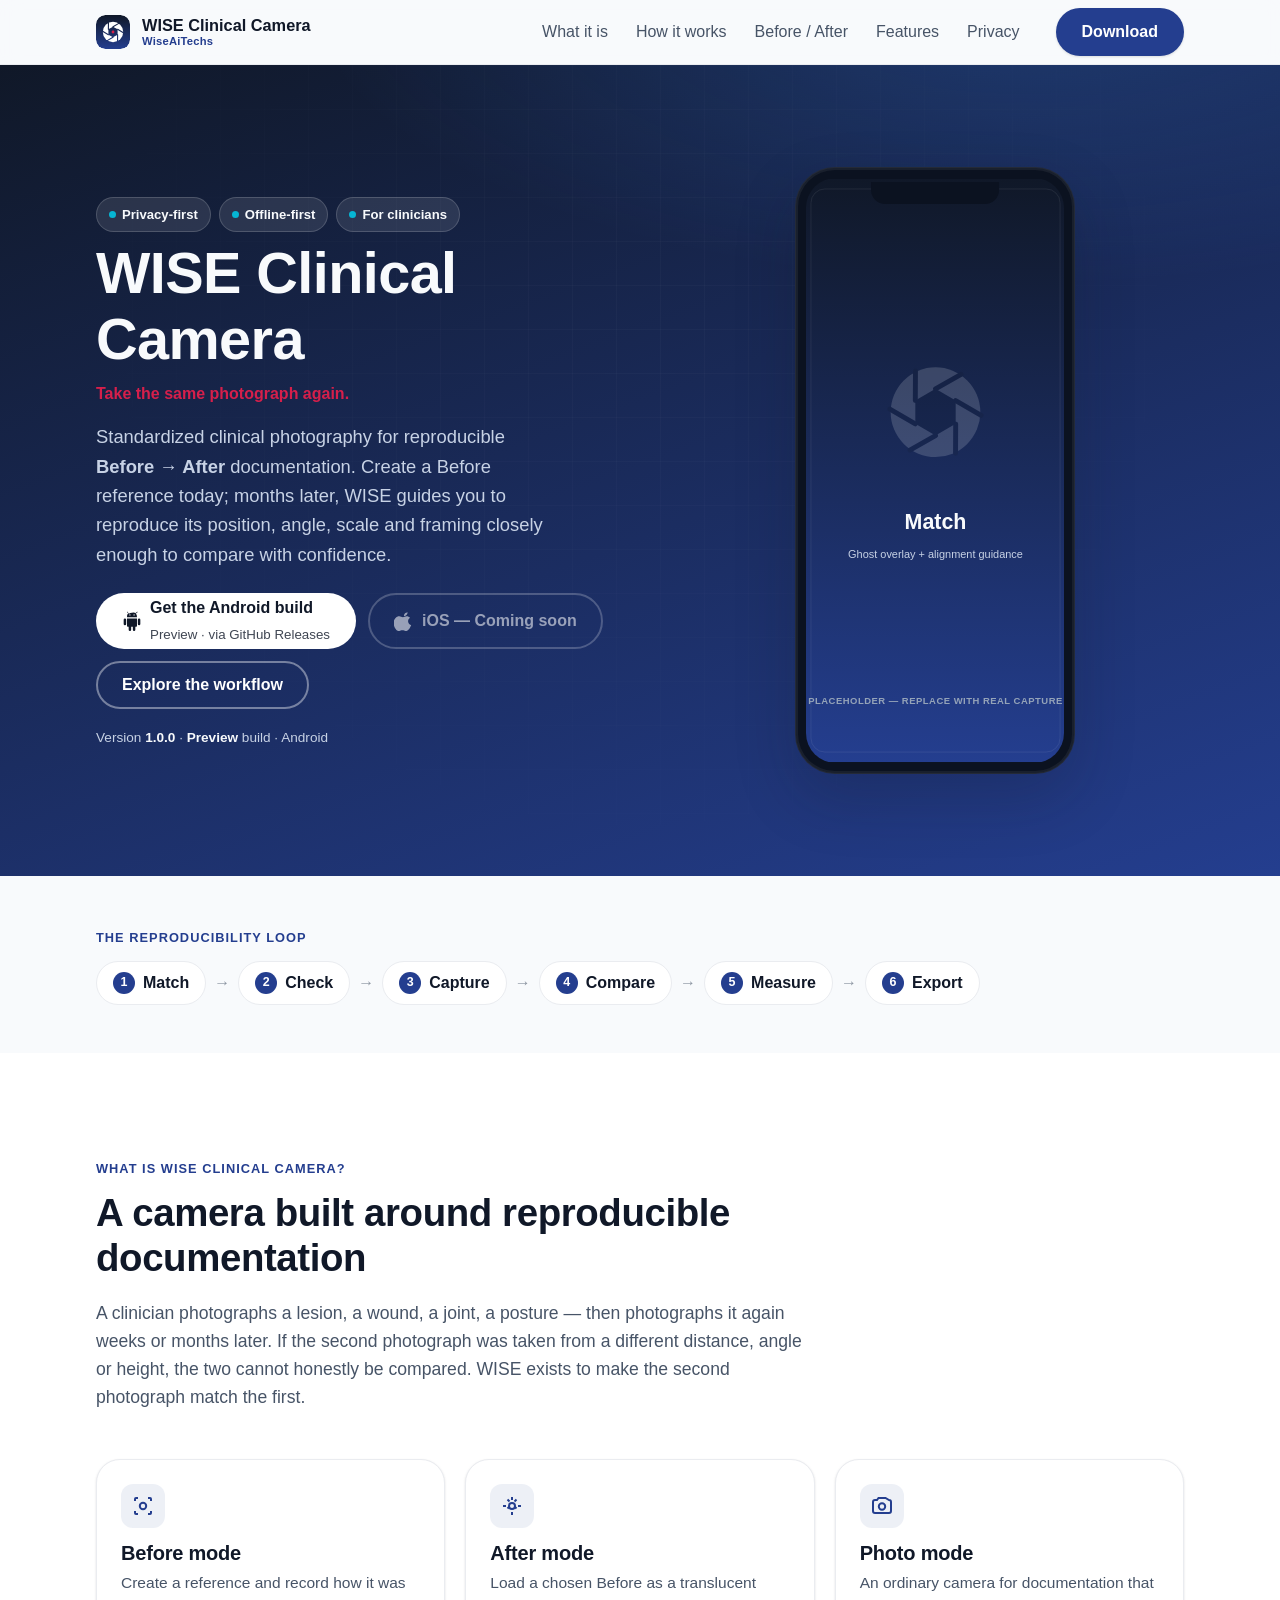
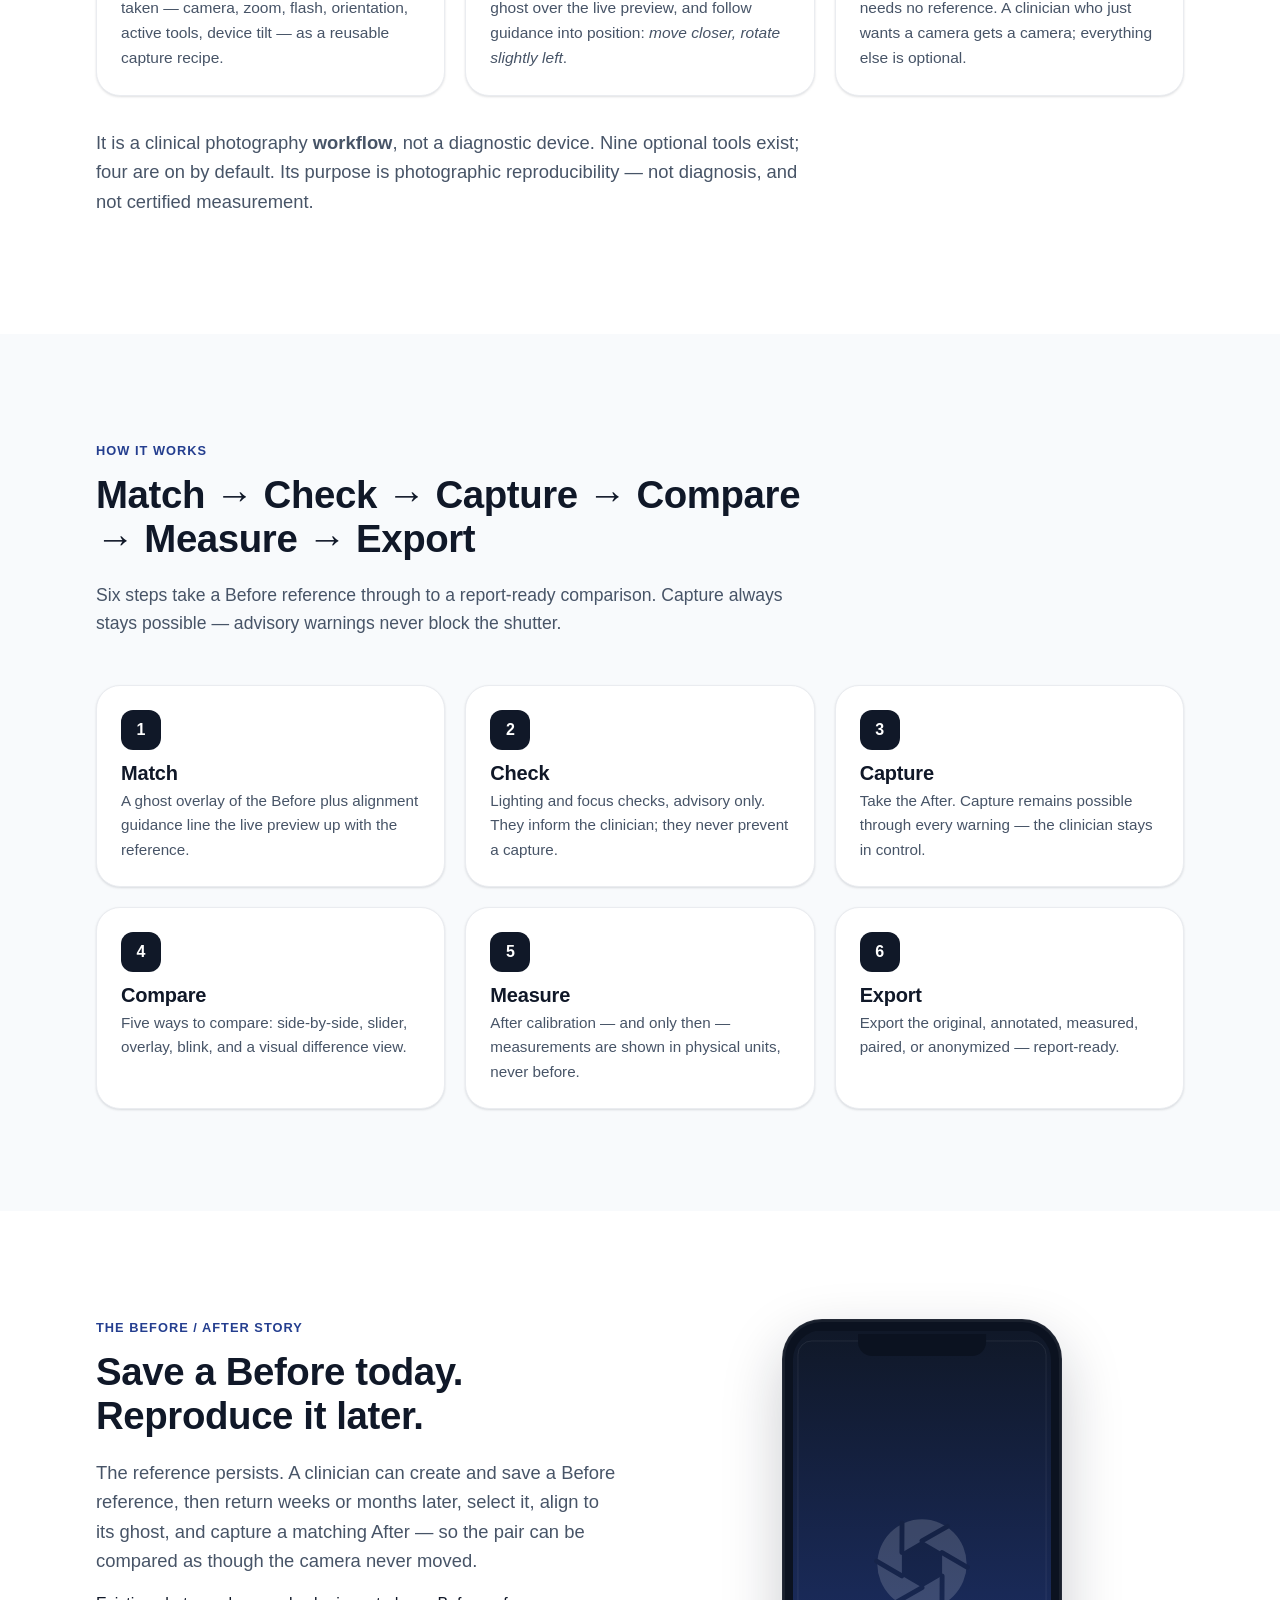
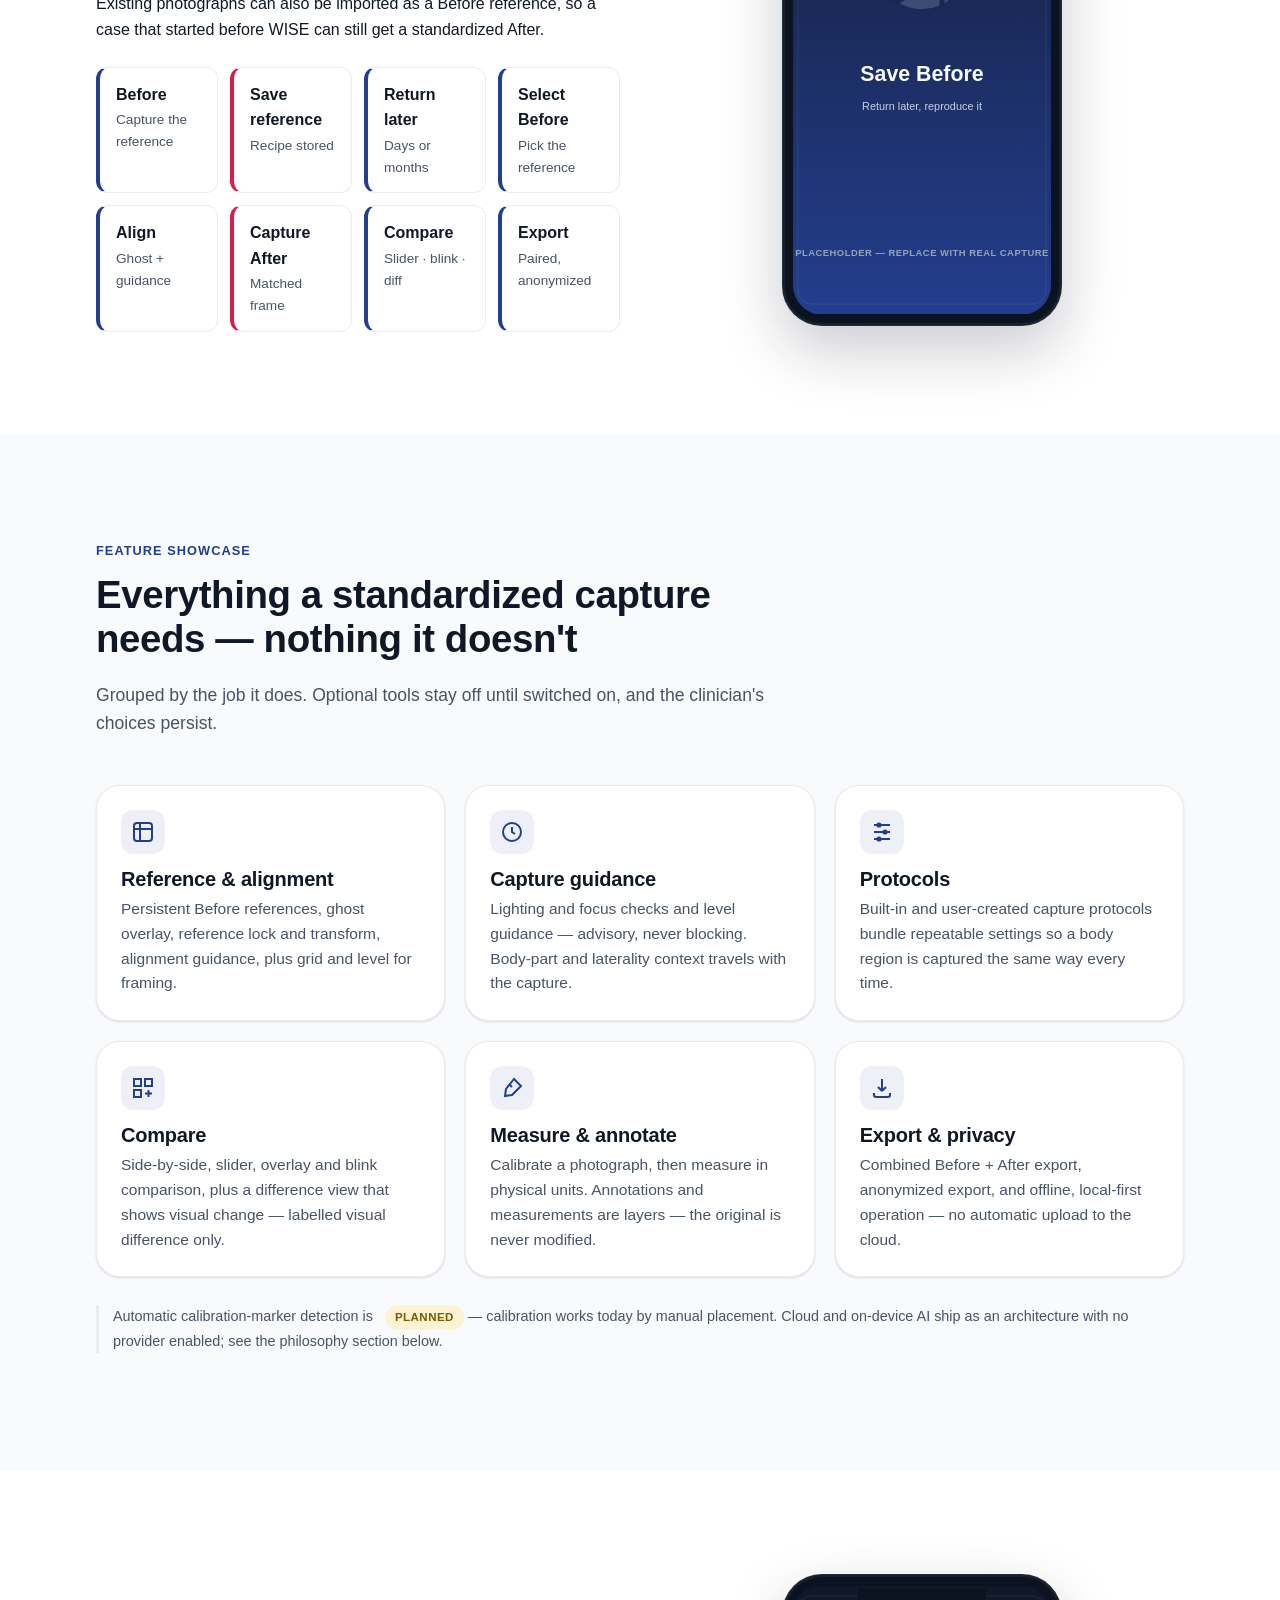
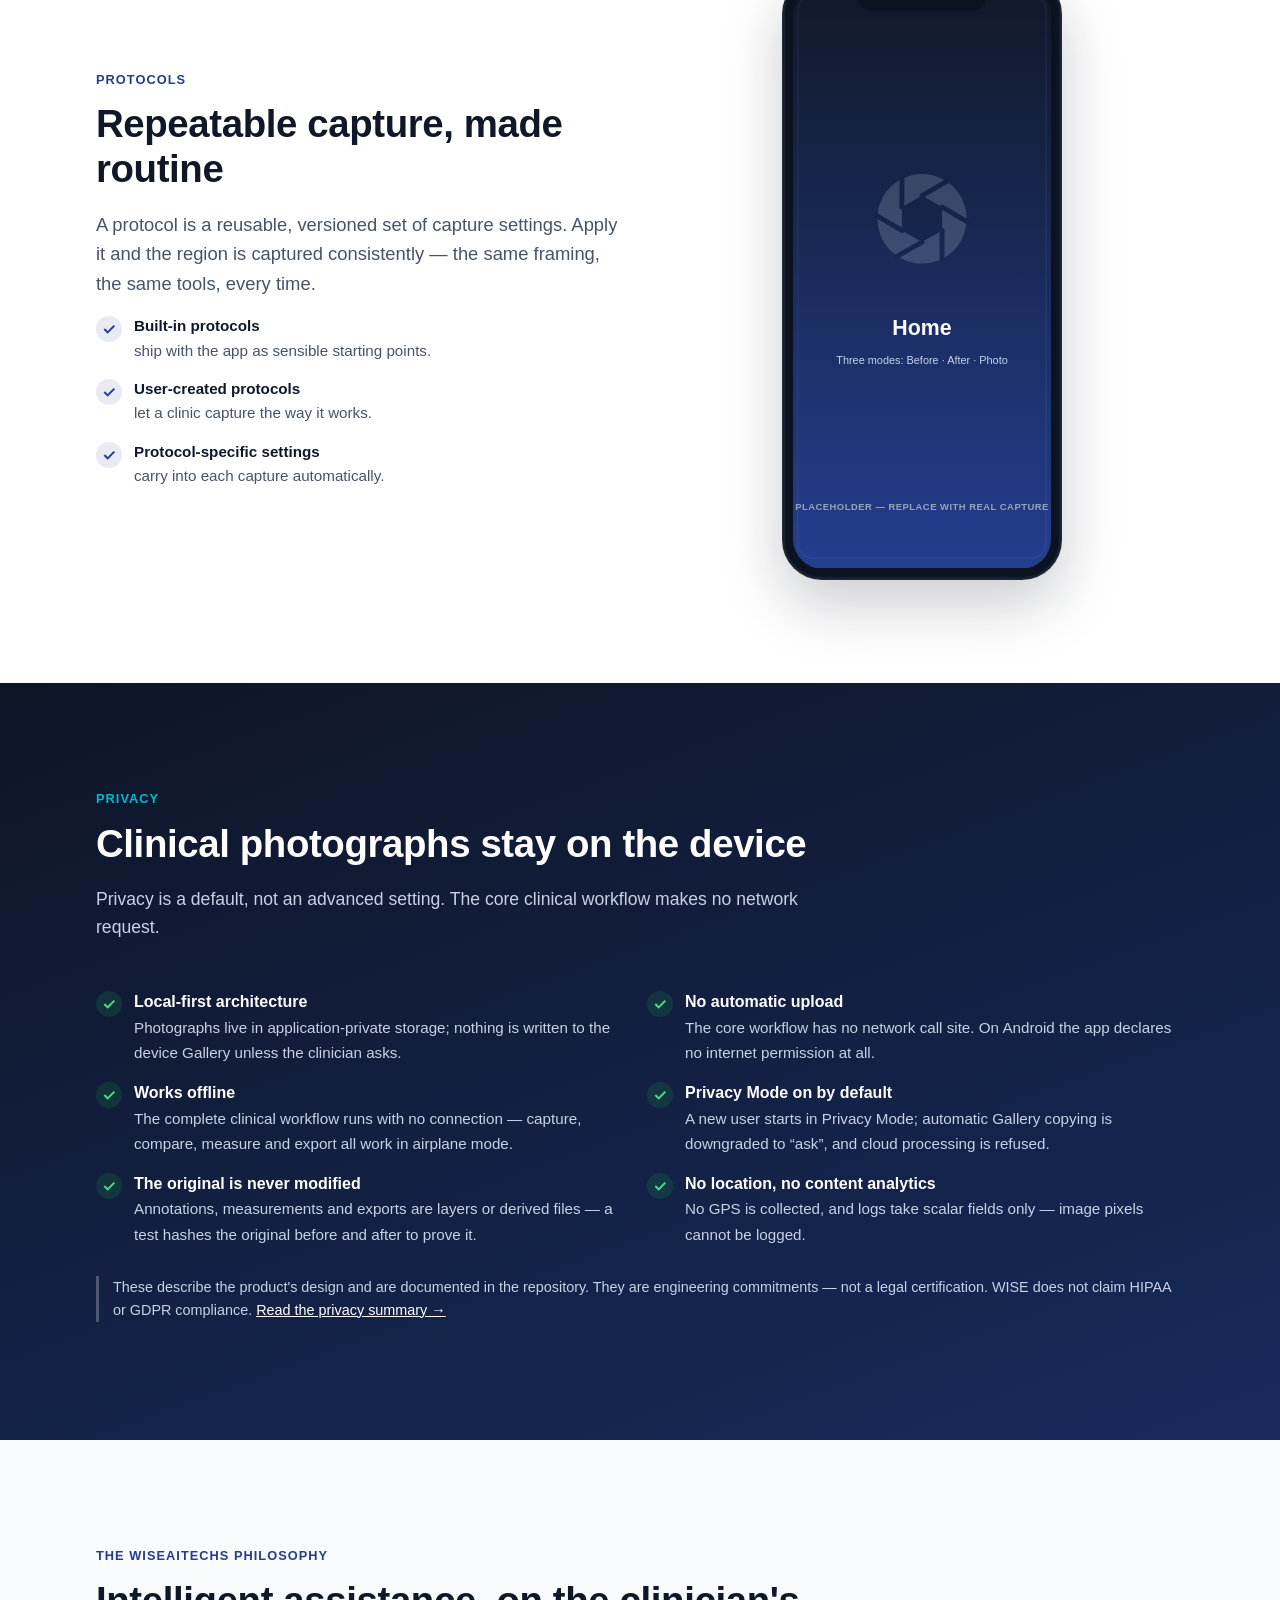
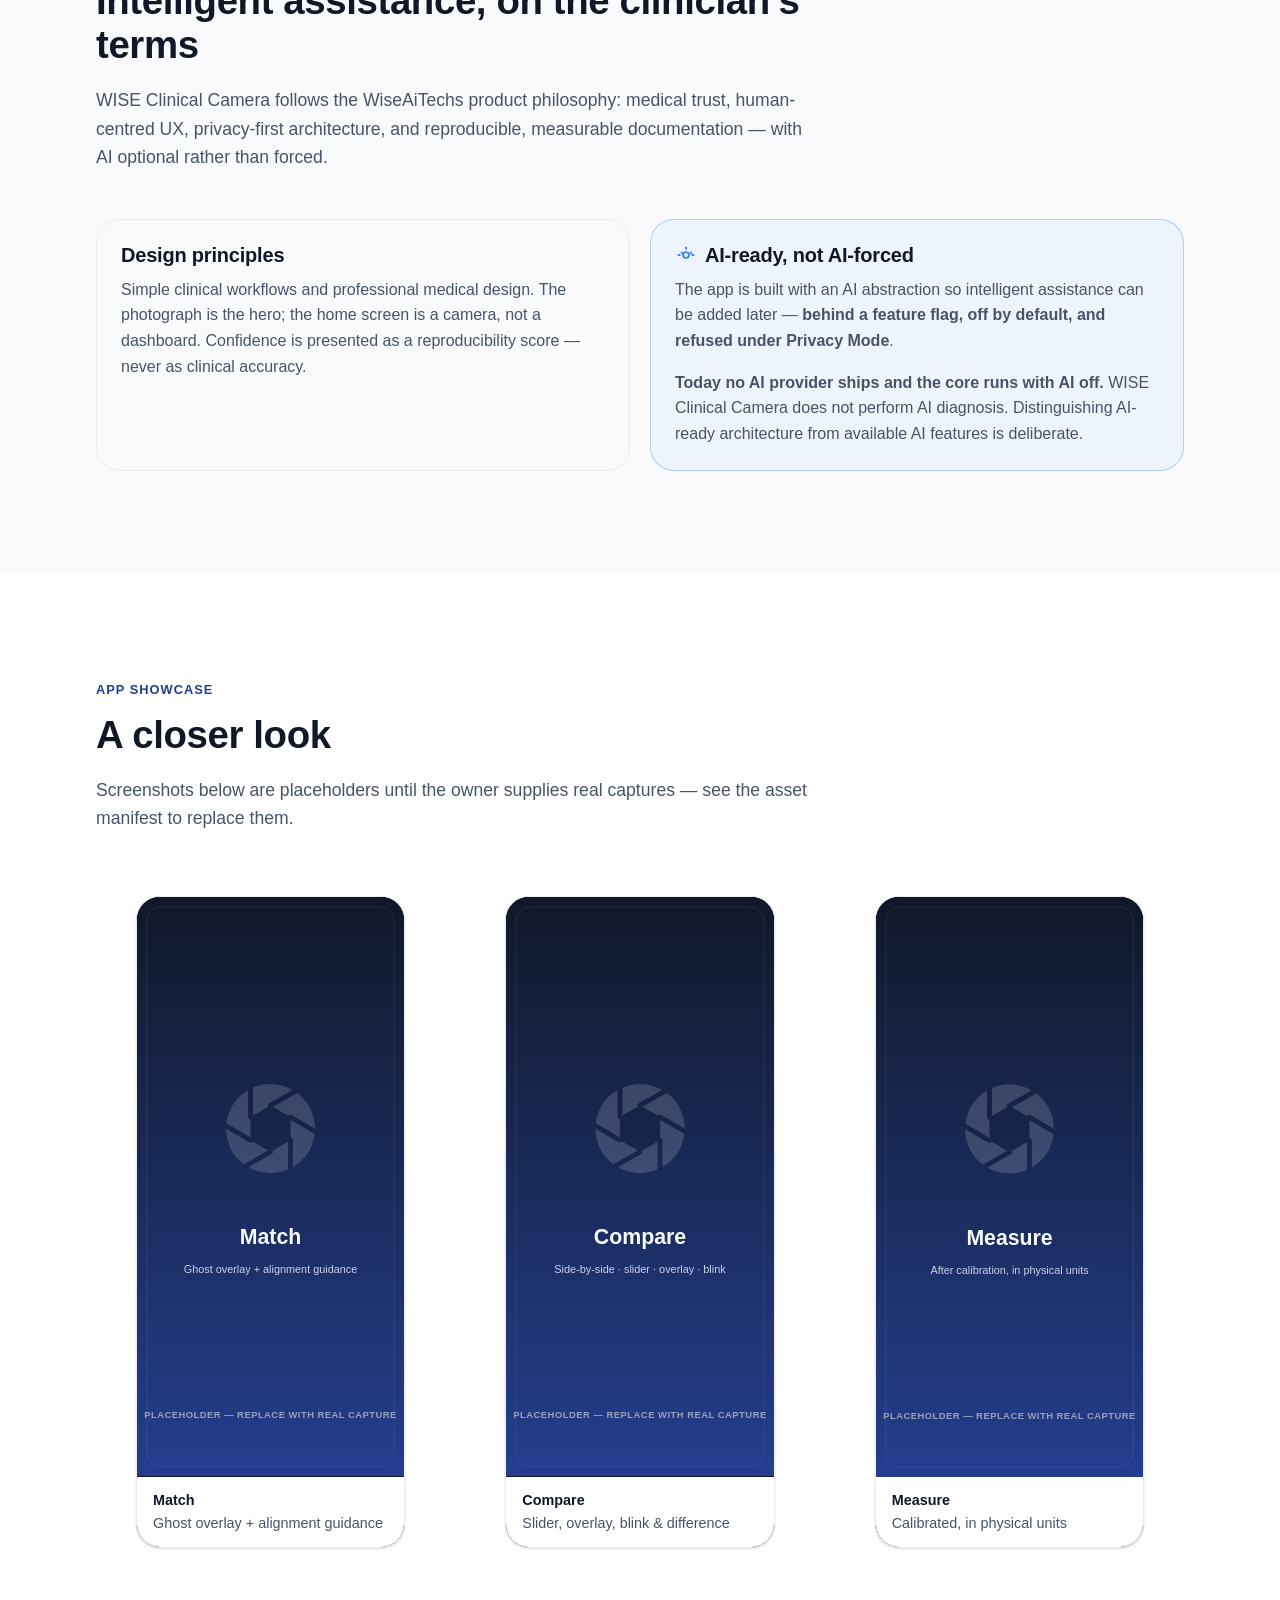
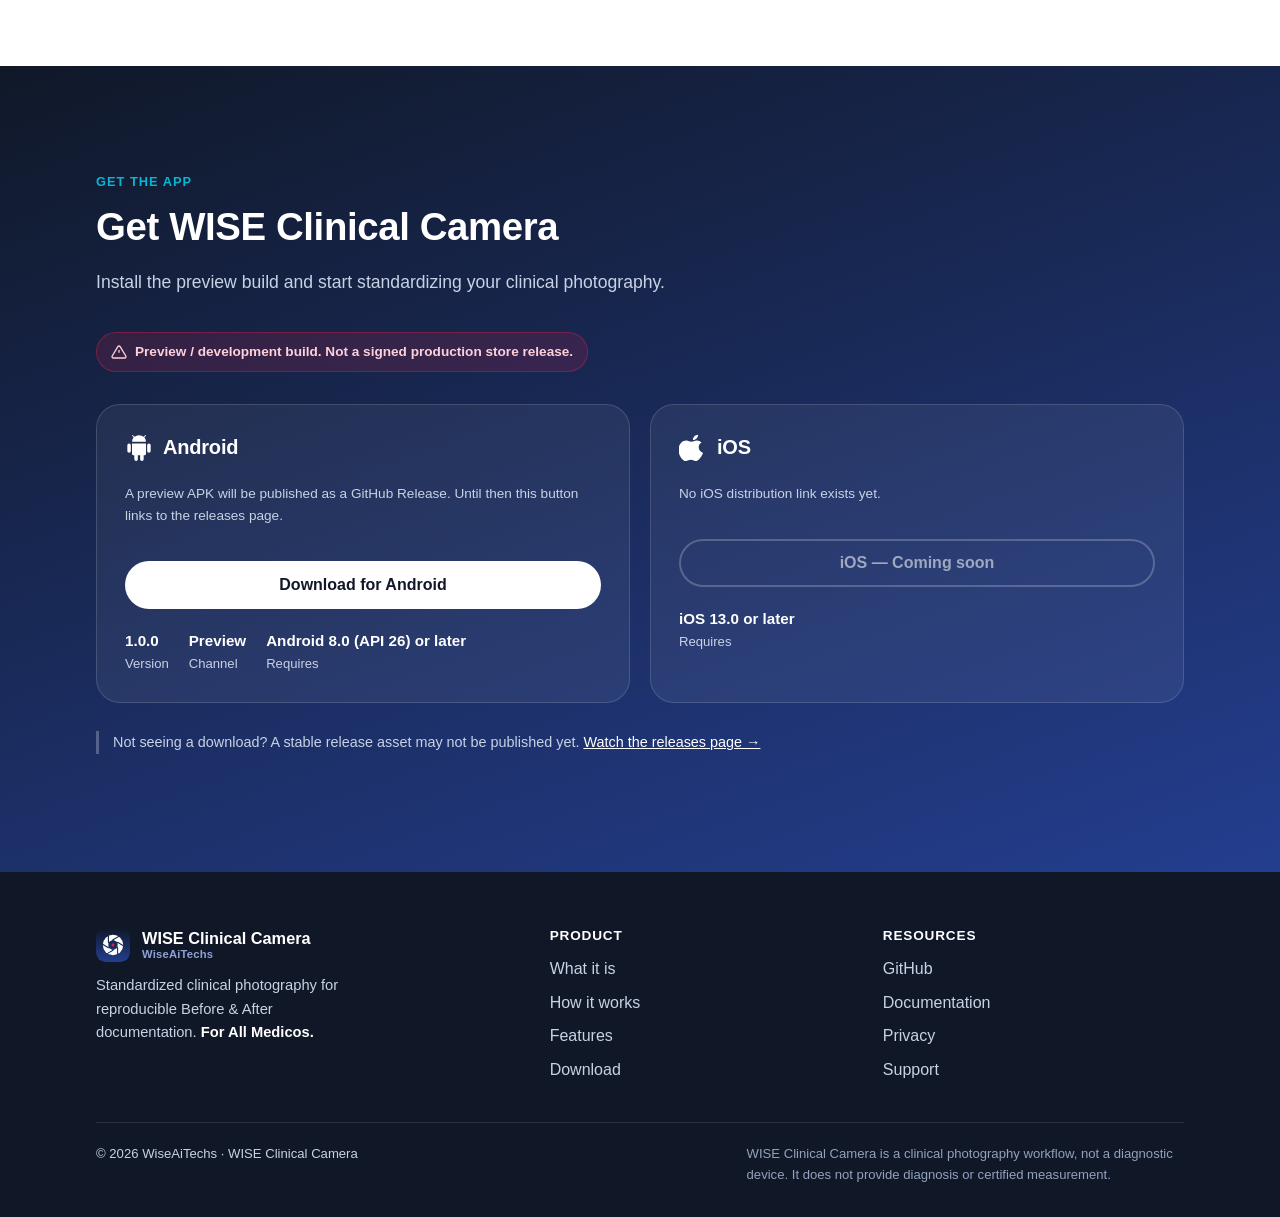
<file: website/index.html>
<!DOCTYPE html>
<html lang="en">
<head>
  <meta charset="UTF-8">
  <meta name="viewport" content="width=device-width, initial-scale=1">

  <title>WISE Clinical Camera — Standardized clinical photography</title>
  <meta name="description" content="WISE Clinical Camera helps clinicians take the same photograph again: a ghost overlay and alignment guidance reproduce a Before reference so Before and After can be compared with confidence. Privacy-first, offline-first. By WiseAiTechs.">
  <link rel="canonical" href="https://camera.wishomeopathy.com/">
  <meta name="robots" content="index, follow">
  <meta name="theme-color" content="#243E8F">
  <meta name="color-scheme" content="light">
  <meta name="author" content="WiseAiTechs">

  <!-- Icons & manifest -->
  <link rel="icon" href="assets/brand/favicon.svg" type="image/svg+xml">
  <link rel="icon" href="assets/brand/favicon-32.png" sizes="32x32" type="image/png">
  <link rel="icon" href="assets/brand/favicon-16.png" sizes="16x16" type="image/png">
  <link rel="apple-touch-icon" href="assets/brand/apple-touch-icon.png">
  <link rel="manifest" href="site.webmanifest">

  <!-- Open Graph -->
  <meta property="og:type" content="website">
  <meta property="og:site_name" content="WISE Clinical Camera">
  <meta property="og:title" content="WISE Clinical Camera — Take the same photograph again">
  <meta property="og:description" content="Standardized clinical photography for reproducible Before & After documentation. Privacy-first, offline-first. By WiseAiTechs.">
  <meta property="og:url" content="https://camera.wishomeopathy.com/">
  <meta property="og:image" content="https://camera.wishomeopathy.com/assets/social/og-image.png">
  <meta property="og:image:width" content="1200">
  <meta property="og:image:height" content="630">
  <meta property="og:image:alt" content="WISE Clinical Camera — take the same photograph again">

  <!-- Twitter / X -->
  <meta name="twitter:card" content="summary_large_image">
  <meta name="twitter:title" content="WISE Clinical Camera — Take the same photograph again">
  <meta name="twitter:description" content="Standardized clinical photography for reproducible Before & After documentation. Privacy-first, offline-first.">
  <meta name="twitter:image" content="https://camera.wishomeopathy.com/assets/social/og-image.png">

  <!-- Progressive enhancement: reveal-on-scroll only applies when JS runs, so
       content is never hidden for no-JS users or crawlers. -->
  <script>document.documentElement.classList.add('js');</script>
  <link rel="preload" href="css/styles.css" as="style">
  <link rel="stylesheet" href="css/styles.css">

  <script type="application/ld+json">
  {
    "@context": "https://schema.org",
    "@type": "SoftwareApplication",
    "name": "WISE Clinical Camera",
    "applicationCategory": "HealthApplication",
    "operatingSystem": "Android",
    "description": "A privacy-first, offline-first clinical photography application that helps clinicians reproduce standardized photographs over time for Before and After documentation. Not a diagnostic tool.",
    "url": "https://camera.wishomeopathy.com/",
    "softwareVersion": "1.0.0",
    "releaseNotes": "Preview / development build.",
    "author": { "@type": "Organization", "name": "WiseAiTechs" },
    "publisher": { "@type": "Organization", "name": "WiseAiTechs" },
    "offers": { "@type": "Offer", "price": "0", "priceCurrency": "USD" }
  }
  </script>
</head>
<body>
  <a class="skip-link" href="#main">Skip to content</a>

  <!-- ============ HEADER ============ -->
  <header class="site-header">
    <div class="container nav">
      <a class="brand-lockup" href="#top" aria-label="WISE Clinical Camera home">
        <img src="assets/brand/favicon.svg" alt="" width="34" height="34">
        <span class="name">WISE Clinical Camera<span class="sub">WiseAiTechs</span></span>
      </a>
      <nav class="nav-links" aria-label="Primary">
        <a href="#what">What it is</a>
        <a href="#how">How it works</a>
        <a href="#before-after">Before / After</a>
        <a href="#features">Features</a>
        <a href="#privacy">Privacy</a>
      </nav>
      <div class="nav-cta">
        <a class="btn btn-primary" href="#download">Download</a>
      </div>
      <button class="nav-toggle" aria-expanded="false" aria-controls="mobile-menu" aria-label="Open menu">
        <svg class="icon" viewBox="0 0 24 24" fill="none" stroke="currentColor" stroke-width="2" aria-hidden="true"><path d="M3 6h18M3 12h18M3 18h18"/></svg>
      </button>
    </div>
    <div class="mobile-menu" id="mobile-menu">
      <a href="#what">What it is</a>
      <a href="#how">How it works</a>
      <a href="#before-after">Before / After</a>
      <a href="#features">Features</a>
      <a href="#protocols">Protocols</a>
      <a href="#privacy">Privacy</a>
      <a href="#download">Download</a>
    </div>
  </header>

  <main id="main">
    <span id="top"></span>

    <!-- ============ HERO ============ -->
    <section class="hero" aria-labelledby="hero-title">
      <div class="container">
        <div class="hero-copy">
          <div class="hero-badges">
            <span class="badge"><span class="dot"></span> Privacy-first</span>
            <span class="badge"><span class="dot"></span> Offline-first</span>
            <span class="badge"><span class="dot"></span> For clinicians</span>
          </div>
          <h1 id="hero-title">WISE Clinical Camera</h1>
          <p class="hero-promise">Take the same photograph again.</p>
          <p class="hero-sub">Standardized clinical photography for reproducible
            <strong>Before&nbsp;→&nbsp;After</strong> documentation. Create a Before
            reference today; months later, WISE guides you to reproduce its position,
            angle, scale and framing closely enough to compare with confidence.</p>
          <div class="hero-actions">
            <a class="btn btn-on-dark" id="cta-android" href="https://github.com/ihkarise/WISE-CLINICAL-CAMERA/releases">
              <svg class="icon" viewBox="0 0 24 24" fill="currentColor" aria-hidden="true"><path d="M6 18a1 1 0 0 0 1 1h1v3.5a1.5 1.5 0 0 0 3 0V19h2v3.5a1.5 1.5 0 0 0 3 0V19h1a1 1 0 0 0 1-1V9H6v9ZM3.5 9A1.5 1.5 0 0 0 2 10.5v5a1.5 1.5 0 0 0 3 0v-5A1.5 1.5 0 0 0 3.5 9Zm17 0a1.5 1.5 0 0 0-1.5 1.5v5a1.5 1.5 0 0 0 3 0v-5A1.5 1.5 0 0 0 20.5 9Zm-3.2-6.2 1.3-1.3a.4.4 0 0 0-.56-.56l-1.48 1.48A6 6 0 0 0 12 2a6 6 0 0 0-3.86 1.4L6.66.94A.4.4 0 0 0 6.1 1.5l1.3 1.3A5.98 5.98 0 0 0 6 7.5h12a5.98 5.98 0 0 0-1.7-4.7ZM9.5 5.5a.75.75 0 1 1 0-1.5.75.75 0 0 1 0 1.5Zm5 0a.75.75 0 1 1 0-1.5.75.75 0 0 1 0 1.5Z"/></svg>
              <span><span id="cta-android-label">Download for Android</span><br><small id="cta-android-note">Preview build</small></span>
            </a>
            <a class="btn btn-ghost-dark" id="cta-ios" href="#download" aria-disabled="false">
              <svg class="icon" viewBox="0 0 24 24" fill="currentColor" aria-hidden="true"><path d="M16.365 1.43c0 1.14-.42 2.2-1.12 2.98-.84.94-2.2 1.66-3.32 1.57-.14-1.1.44-2.28 1.1-3 .78-.84 2.16-1.48 3.34-1.55ZM20.6 17.2c-.6 1.36-.9 1.96-1.66 3.16-1.08 1.66-2.6 3.72-4.48 3.74-1.66.02-2.1-1.08-4.36-1.08-2.26 0-2.74 1.06-4.4 1.1-1.86.04-3.28-1.8-4.36-3.46C-.9 16.9-1.2 11.2 1.86 8.28 3.02 7.16 4.62 6.45 6.3 6.42c1.7-.03 2.72 1.1 4.36 1.1 1.62 0 2.6-1.13 4.66-1.1 1.46.02 2.94.68 3.98 1.82-3.5 1.92-2.94 6.9.3 8.16Z"/></svg>
              <span><span id="cta-ios-label">iOS — Coming soon</span></span>
            </a>
            <a class="btn btn-ghost-dark" href="#how">Explore the workflow</a>
          </div>
          <p class="hero-meta">Version <strong id="meta-version">1.0.0</strong>
            · <strong id="meta-channel">Preview</strong> build
            · <span id="meta-platform">Android</span></p>
        </div>
        <div class="hero-visual">
          <div class="device">
            <img src="assets/screenshots/match.svg" width="270" height="585"
                 alt="WISE Clinical Camera in Match mode: a saved Before shown as a translucent ghost over the live preview, with alignment guidance." fetchpriority="high">
          </div>
        </div>
      </div>
    </section>

    <!-- ============ WORKFLOW STRIP ============ -->
    <section aria-labelledby="loop-title" style="padding-top:48px;padding-bottom:48px">
      <div class="container">
        <span class="section-tag">The reproducibility loop</span>
        <h2 id="loop-title" class="sr-only">Workflow</h2>
        <div class="flow-strip" role="list">
          <span class="step" role="listitem"><span class="n">1</span> Match</span>
          <span class="arrow" aria-hidden="true">→</span>
          <span class="step" role="listitem"><span class="n">2</span> Check</span>
          <span class="arrow" aria-hidden="true">→</span>
          <span class="step" role="listitem"><span class="n">3</span> Capture</span>
          <span class="arrow" aria-hidden="true">→</span>
          <span class="step" role="listitem"><span class="n">4</span> Compare</span>
          <span class="arrow" aria-hidden="true">→</span>
          <span class="step" role="listitem"><span class="n">5</span> Measure</span>
          <span class="arrow" aria-hidden="true">→</span>
          <span class="step" role="listitem"><span class="n">6</span> Export</span>
        </div>
      </div>
    </section>

    <!-- ============ WHAT IT IS ============ -->
    <section id="what" class="section-alt" aria-labelledby="what-title">
      <div class="container">
        <div class="section-head reveal">
          <span class="section-tag">What is WISE Clinical Camera?</span>
          <h2 id="what-title">A camera built around reproducible documentation</h2>
          <p>A clinician photographs a lesion, a wound, a joint, a posture — then
            photographs it again weeks or months later. If the second photograph was
            taken from a different distance, angle or height, the two cannot honestly
            be compared. WISE exists to make the second photograph match the first.</p>
        </div>
        <div class="grid grid-3">
          <div class="card reveal">
            <div class="card-icon" aria-hidden="true"><svg class="icon" viewBox="0 0 24 24" fill="none" stroke="currentColor" stroke-width="2"><path d="M4 7V5a1 1 0 0 1 1-1h2M4 17v2a1 1 0 0 0 1 1h2m10-16h2a1 1 0 0 1 1 1v2m-3 13h2a1 1 0 0 0 1-1v-2"/><circle cx="12" cy="12" r="3.2"/></svg></div>
            <h3>Before mode</h3>
            <p>Create a reference and record how it was taken — camera, zoom, flash,
              orientation, active tools, device tilt — as a reusable capture recipe.</p>
          </div>
          <div class="card reveal">
            <div class="card-icon" aria-hidden="true"><svg class="icon" viewBox="0 0 24 24" fill="none" stroke="currentColor" stroke-width="2"><path d="M12 3v3m0 12v3m9-9h-3M6 12H3m13.5-6.5-2 2m-5 5-2 2m0-9 2 2m5 5 2 2"/><circle cx="12" cy="12" r="3"/></svg></div>
            <h3>After mode</h3>
            <p>Load a chosen Before as a translucent ghost over the live preview, and
              follow guidance into position: <em>move closer, rotate slightly left</em>.</p>
          </div>
          <div class="card reveal">
            <div class="card-icon" aria-hidden="true"><svg class="icon" viewBox="0 0 24 24" fill="none" stroke="currentColor" stroke-width="2"><path d="M3 8a2 2 0 0 1 2-2h2l1.5-2h7L19 6h0a2 2 0 0 1 2 2v9a2 2 0 0 1-2 2H5a2 2 0 0 1-2-2Z"/><circle cx="12" cy="12.5" r="3.2"/></svg></div>
            <h3>Photo mode</h3>
            <p>An ordinary camera for documentation that needs no reference. A clinician
              who just wants a camera gets a camera; everything else is optional.</p>
          </div>
        </div>
        <p class="lead reveal" style="margin-top:32px;max-width:70ch">
          It is a clinical photography <strong>workflow</strong>, not a diagnostic
          device. Nine optional tools exist; four are on by default. Its purpose is
          photographic reproducibility — not diagnosis, and not certified measurement.
        </p>
      </div>
    </section>

    <!-- ============ HOW IT WORKS ============ -->
    <section id="how" aria-labelledby="how-title">
      <div class="container">
        <div class="section-head reveal">
          <span class="section-tag">How it works</span>
          <h2 id="how-title">Match → Check → Capture → Compare → Measure → Export</h2>
          <p>Six steps take a Before reference through to a report-ready comparison.
            Capture always stays possible — advisory warnings never block the shutter.</p>
        </div>
        <div class="steps">
          <article class="step-card reveal"><div class="num">1</div><h3>Match</h3><p>A ghost overlay of the Before plus alignment guidance line the live preview up with the reference.</p></article>
          <article class="step-card reveal"><div class="num">2</div><h3>Check</h3><p>Lighting and focus checks, advisory only. They inform the clinician; they never prevent a capture.</p></article>
          <article class="step-card reveal"><div class="num">3</div><h3>Capture</h3><p>Take the After. Capture remains possible through every warning — the clinician stays in control.</p></article>
          <article class="step-card reveal"><div class="num">4</div><h3>Compare</h3><p>Five ways to compare: side-by-side, slider, overlay, blink, and a visual difference view.</p></article>
          <article class="step-card reveal"><div class="num">5</div><h3>Measure</h3><p>After calibration — and only then — measurements are shown in physical units, never before.</p></article>
          <article class="step-card reveal"><div class="num">6</div><h3>Export</h3><p>Export the original, annotated, measured, paired, or anonymized — report-ready.</p></article>
        </div>
      </div>
    </section>

    <!-- ============ BEFORE / AFTER STORY ============ -->
    <section id="before-after" class="section-alt" aria-labelledby="ba-title">
      <div class="container">
        <div class="grid grid-2" style="align-items:center;gap:40px">
          <div class="reveal">
            <span class="section-tag">The Before / After story</span>
            <h2 id="ba-title">Save a Before today. Reproduce it later.</h2>
            <p class="lead">The reference persists. A clinician can create and save a
              Before reference, then return weeks or months later, select it, align to
              its ghost, and capture a matching After — so the pair can be compared as
              though the camera never moved.</p>
            <p>Existing photographs can also be imported as a Before reference, so a
              case that started before WISE can still get a standardized After.</p>
            <div class="ba-flow" style="margin-top:24px" role="list">
              <div class="ba-node" role="listitem">Before<span>Capture the reference</span></div>
              <div class="ba-node accent" role="listitem">Save reference<span>Recipe stored</span></div>
              <div class="ba-node" role="listitem">Return later<span>Days or months</span></div>
              <div class="ba-node" role="listitem">Select Before<span>Pick the reference</span></div>
              <div class="ba-node" role="listitem">Align<span>Ghost + guidance</span></div>
              <div class="ba-node accent" role="listitem">Capture After<span>Matched frame</span></div>
              <div class="ba-node" role="listitem">Compare<span>Slider · blink · diff</span></div>
              <div class="ba-node" role="listitem">Export<span>Paired, anonymized</span></div>
            </div>
          </div>
          <div class="reveal" style="display:flex;justify-content:center">
            <div class="device">
              <img src="assets/screenshots/reference.svg" width="270" height="585" loading="lazy"
                   alt="Selecting a saved Before reference to reproduce later as an After.">
            </div>
          </div>
        </div>
      </div>
    </section>

    <!-- ============ FEATURES ============ -->
    <section id="features" aria-labelledby="features-title">
      <div class="container">
        <div class="section-head reveal">
          <span class="section-tag">Feature showcase</span>
          <h2 id="features-title">Everything a standardized capture needs — nothing it doesn't</h2>
          <p>Grouped by the job it does. Optional tools stay off until switched on, and
            the clinician's choices persist.</p>
        </div>
        <div class="grid grid-3">
          <div class="card reveal">
            <div class="card-icon" aria-hidden="true"><svg class="icon" viewBox="0 0 24 24" fill="none" stroke="currentColor" stroke-width="2"><rect x="3" y="3" width="18" height="18" rx="3"/><path d="M3 9h18M9 3v18"/></svg></div>
            <h3>Reference &amp; alignment</h3>
            <p>Persistent Before references, ghost overlay, reference lock and transform,
              alignment guidance, plus grid and level for framing.</p>
          </div>
          <div class="card reveal">
            <div class="card-icon" aria-hidden="true"><svg class="icon" viewBox="0 0 24 24" fill="none" stroke="currentColor" stroke-width="2"><circle cx="12" cy="12" r="9"/><path d="M12 7v5l3 2"/></svg></div>
            <h3>Capture guidance</h3>
            <p>Lighting and focus checks and level guidance — advisory, never blocking.
              Body-part and laterality context travels with the capture.</p>
          </div>
          <div class="card reveal">
            <div class="card-icon" aria-hidden="true"><svg class="icon" viewBox="0 0 24 24" fill="none" stroke="currentColor" stroke-width="2"><path d="M4 5h16M4 12h16M4 19h16"/><circle cx="9" cy="5" r="1.6" fill="currentColor"/><circle cx="15" cy="12" r="1.6" fill="currentColor"/><circle cx="9" cy="19" r="1.6" fill="currentColor"/></svg></div>
            <h3>Protocols</h3>
            <p>Built-in and user-created capture protocols bundle repeatable settings so a
              body region is captured the same way every time.</p>
          </div>
          <div class="card reveal">
            <div class="card-icon" aria-hidden="true"><svg class="icon" viewBox="0 0 24 24" fill="none" stroke="currentColor" stroke-width="2"><path d="M3 3h7v7H3zM14 3h7v7h-7zM3 14h7v7H3z"/><path d="M17.5 14v7M14 17.5h7"/></svg></div>
            <h3>Compare</h3>
            <p>Side-by-side, slider, overlay and blink comparison, plus a difference view
              that shows visual change — labelled visual difference only.</p>
          </div>
          <div class="card reveal">
            <div class="card-icon" aria-hidden="true"><svg class="icon" viewBox="0 0 24 24" fill="none" stroke="currentColor" stroke-width="2"><path d="M14 3l7 7-9 9-7 1 1-7z"/><path d="M9 8l3 3"/></svg></div>
            <h3>Measure &amp; annotate</h3>
            <p>Calibrate a photograph, then measure in physical units. Annotations and
              measurements are layers — the original is never modified.</p>
          </div>
          <div class="card reveal">
            <div class="card-icon" aria-hidden="true"><svg class="icon" viewBox="0 0 24 24" fill="none" stroke="currentColor" stroke-width="2"><path d="M12 3v12m0 0 4-4m-4 4-4-4"/><path d="M4 17v2a2 2 0 0 0 2 2h12a2 2 0 0 0 2-2v-2"/></svg></div>
            <h3>Export &amp; privacy</h3>
            <p>Combined Before + After export, anonymized export, and offline, local-first
              operation — no automatic upload to the cloud.</p>
          </div>
        </div>
        <p class="note" style="color:var(--text-muted);border-left-color:var(--border);margin-top:28px">
          Automatic calibration-marker detection is <span class="pill-tag planned">Planned</span>
          — calibration works today by manual placement. Cloud and on-device AI ship as an
          architecture with no provider enabled; see the philosophy section below.
        </p>
      </div>
    </section>

    <!-- ============ PROTOCOLS ============ -->
    <section id="protocols" class="section-alt" aria-labelledby="protocols-title">
      <div class="container">
        <div class="grid grid-2" style="align-items:center;gap:40px">
          <div class="reveal" style="display:flex;justify-content:center;order:2">
            <div class="device">
              <img src="assets/screenshots/home.svg" width="270" height="585" loading="lazy"
                   alt="The WISE home screen showing the three capture modes.">
            </div>
          </div>
          <div class="reveal" style="order:1">
            <span class="section-tag">Protocols</span>
            <h2 id="protocols-title">Repeatable capture, made routine</h2>
            <p class="lead">A protocol is a reusable, versioned set of capture settings.
              Apply it and the region is captured consistently — the same framing, the
              same tools, every time.</p>
            <ul class="check-list" style="grid-template-columns:1fr;color:var(--text)">
              <li><span class="tick" style="background:rgba(36,62,143,.1);color:var(--wise-blue)"><svg class="icon" viewBox="0 0 24 24" fill="none" stroke="currentColor" stroke-width="3"><path d="M5 12l5 5L20 7"/></svg></span><span style="color:var(--text-muted)"><strong style="color:var(--text)">Built-in protocols</strong> ship with the app as sensible starting points.</span></li>
              <li><span class="tick" style="background:rgba(36,62,143,.1);color:var(--wise-blue)"><svg class="icon" viewBox="0 0 24 24" fill="none" stroke="currentColor" stroke-width="3"><path d="M5 12l5 5L20 7"/></svg></span><span style="color:var(--text-muted)"><strong style="color:var(--text)">User-created protocols</strong> let a clinic capture the way it works.</span></li>
              <li><span class="tick" style="background:rgba(36,62,143,.1);color:var(--wise-blue)"><svg class="icon" viewBox="0 0 24 24" fill="none" stroke="currentColor" stroke-width="3"><path d="M5 12l5 5L20 7"/></svg></span><span style="color:var(--text-muted)"><strong style="color:var(--text)">Protocol-specific settings</strong> carry into each capture automatically.</span></li>
            </ul>
          </div>
        </div>
      </div>
    </section>

    <!-- ============ PRIVACY ============ -->
    <section id="privacy" class="privacy" aria-labelledby="privacy-title">
      <div class="container">
        <div class="section-head reveal">
          <span class="section-tag">Privacy</span>
          <h2 id="privacy-title">Clinical photographs stay on the device</h2>
          <p class="lead">Privacy is a default, not an advanced setting. The core
            clinical workflow makes no network request.</p>
        </div>
        <ul class="check-list reveal">
          <li><span class="tick"><svg class="icon" viewBox="0 0 24 24" fill="none" stroke="currentColor" stroke-width="3"><path d="M5 12l5 5L20 7"/></svg></span><div><strong>Local-first architecture</strong><span>Photographs live in application-private storage; nothing is written to the device Gallery unless the clinician asks.</span></div></li>
          <li><span class="tick"><svg class="icon" viewBox="0 0 24 24" fill="none" stroke="currentColor" stroke-width="3"><path d="M5 12l5 5L20 7"/></svg></span><div><strong>No automatic upload</strong><span>The core workflow has no network call site. On Android the app declares no internet permission at all.</span></div></li>
          <li><span class="tick"><svg class="icon" viewBox="0 0 24 24" fill="none" stroke="currentColor" stroke-width="3"><path d="M5 12l5 5L20 7"/></svg></span><div><strong>Works offline</strong><span>The complete clinical workflow runs with no connection — capture, compare, measure and export all work in airplane mode.</span></div></li>
          <li><span class="tick"><svg class="icon" viewBox="0 0 24 24" fill="none" stroke="currentColor" stroke-width="3"><path d="M5 12l5 5L20 7"/></svg></span><div><strong>Privacy Mode on by default</strong><span>A new user starts in Privacy Mode; automatic Gallery copying is downgraded to “ask”, and cloud processing is refused.</span></div></li>
          <li><span class="tick"><svg class="icon" viewBox="0 0 24 24" fill="none" stroke="currentColor" stroke-width="3"><path d="M5 12l5 5L20 7"/></svg></span><div><strong>The original is never modified</strong><span>Annotations, measurements and exports are layers or derived files — a test hashes the original before and after to prove it.</span></div></li>
          <li><span class="tick"><svg class="icon" viewBox="0 0 24 24" fill="none" stroke="currentColor" stroke-width="3"><path d="M5 12l5 5L20 7"/></svg></span><div><strong>No location, no content analytics</strong><span>No GPS is collected, and logs take scalar fields only — image pixels cannot be logged.</span></div></li>
        </ul>
        <p class="note reveal">These describe the product's design and are documented in the
          repository. They are engineering commitments — not a legal certification.
          WISE does not claim HIPAA or GDPR compliance.
          <a href="privacy.html" style="color:#fff;text-decoration:underline">Read the privacy summary →</a></p>
      </div>
    </section>

    <!-- ============ PHILOSOPHY / AI ============ -->
    <section id="philosophy" aria-labelledby="philo-title">
      <div class="container">
        <div class="section-head reveal">
          <span class="section-tag">The WiseAiTechs philosophy</span>
          <h2 id="philo-title">Intelligent assistance, on the clinician's terms</h2>
          <p>WISE Clinical Camera follows the WiseAiTechs product philosophy: medical
            trust, human-centred UX, privacy-first architecture, and reproducible,
            measurable documentation — with AI optional rather than forced.</p>
        </div>
        <div class="philo-grid">
          <div class="callout reveal">
            <h3>Design principles</h3>
            <p style="color:var(--text-muted)">Simple clinical workflows and professional
              medical design. The photograph is the hero; the home screen is a camera,
              not a dashboard. Confidence is presented as a reproducibility score — never
              as clinical accuracy.</p>
          </div>
          <div class="callout ai reveal">
            <h3><svg class="icon" viewBox="0 0 24 24" fill="none" stroke="currentColor" stroke-width="2" aria-hidden="true"><path d="M12 3v3m6.4 2.6-2.1 2.1M21 12h-3M6 12H3m3.6-3.4 2.1 2.1"/><circle cx="12" cy="12" r="3.2"/></svg> AI-ready, not AI-forced</h3>
            <p style="color:var(--text-muted)">The app is built with an AI abstraction so
              intelligent assistance can be added later — <strong>behind a feature flag,
              off by default, and refused under Privacy Mode</strong>.</p>
            <p style="color:var(--text-muted);margin:0"><strong>Today no AI provider ships and
              the core runs with AI off.</strong> WISE Clinical Camera does not perform AI
              diagnosis. Distinguishing AI-ready architecture from available AI features is
              deliberate.</p>
          </div>
        </div>
      </div>
    </section>

    <!-- ============ SHOWCASE ============ -->
    <section class="section-alt" aria-labelledby="showcase-title">
      <div class="container">
        <div class="section-head reveal">
          <span class="section-tag">App showcase</span>
          <h2 id="showcase-title">A closer look</h2>
          <p>Screenshots below are placeholders until the owner supplies real captures —
            see the asset manifest to replace them.</p>
        </div>
        <div class="showcase-grid">
          <figure class="shot reveal"><img src="assets/screenshots/match.svg" width="360" height="780" loading="lazy" alt="Match mode with ghost overlay and alignment guidance."><figcaption><strong>Match</strong>Ghost overlay + alignment guidance</figcaption></figure>
          <figure class="shot reveal"><img src="assets/screenshots/compare.svg" width="360" height="780" loading="lazy" alt="Comparison view with slider and blink modes."><figcaption><strong>Compare</strong>Slider, overlay, blink &amp; difference</figcaption></figure>
          <figure class="shot reveal"><img src="assets/screenshots/measure.svg" width="360" height="780" loading="lazy" alt="Measurement after calibration, shown in physical units."><figcaption><strong>Measure</strong>Calibrated, in physical units</figcaption></figure>
        </div>
      </div>
    </section>

    <!-- ============ DOWNLOAD ============ -->
    <section id="download" class="download" aria-labelledby="download-title">
      <div class="container">
        <div class="section-head reveal" style="margin-bottom:8px">
          <span class="section-tag" style="color:var(--system-cyan)">Get the app</span>
          <h2 id="download-title">Get WISE Clinical Camera</h2>
          <p class="lead">Install the preview build and start standardizing your clinical
            photography.</p>
        </div>
        <div class="channel-banner reveal" id="channel-banner">
          <svg class="icon" viewBox="0 0 24 24" fill="none" stroke="currentColor" stroke-width="2" style="width:16px;height:16px" aria-hidden="true"><path d="M12 9v4m0 4h.01M10.3 3.9 1.8 18a2 2 0 0 0 1.7 3h17a2 2 0 0 0 1.7-3L13.7 3.9a2 2 0 0 0-3.4 0Z"/></svg>
          <span id="channel-banner-text">Preview / development build. Not a signed production store release.</span>
        </div>
        <div class="dl-grid">
          <div class="dl-card reveal">
            <h3><svg class="platform-icon" viewBox="0 0 24 24" fill="currentColor" aria-hidden="true"><path d="M6 18a1 1 0 0 0 1 1h1v3.5a1.5 1.5 0 0 0 3 0V19h2v3.5a1.5 1.5 0 0 0 3 0V19h1a1 1 0 0 0 1-1V9H6v9ZM3.5 9A1.5 1.5 0 0 0 2 10.5v5a1.5 1.5 0 0 0 3 0v-5A1.5 1.5 0 0 0 3.5 9Zm17 0a1.5 1.5 0 0 0-1.5 1.5v5a1.5 1.5 0 0 0 3 0v-5A1.5 1.5 0 0 0 20.5 9ZM6 7.5a5.98 5.98 0 0 1 1.4-3.8L6.1 2.4a.4.4 0 0 1 .56-.56l1.48 1.48A6 6 0 0 1 12 2a6 6 0 0 1 3.86 1.32L17.34 1.84a.4.4 0 0 1 .56.56l-1.3 1.3A5.98 5.98 0 0 1 18 7.5Z"/></svg> Android</h3>
            <p class="status" id="android-status">Preview APK — published as a GitHub Release.</p>
            <a class="btn btn-on-dark" id="dl-android" href="https://github.com/ihkarise/WISE-CLINICAL-CAMERA/releases">Download for Android</a>
            <div class="dl-meta">
              <div><strong id="dl-android-version">1.0.0</strong>Version</div>
              <div><strong id="dl-android-channel">Preview</strong>Channel</div>
              <div><strong id="dl-android-min">Android 8.0+</strong>Requires</div>
            </div>
          </div>
          <div class="dl-card reveal">
            <h3><svg class="platform-icon" viewBox="0 0 24 24" fill="currentColor" aria-hidden="true"><path d="M16.365 1.43c0 1.14-.42 2.2-1.12 2.98-.84.94-2.2 1.66-3.32 1.57-.14-1.1.44-2.28 1.1-3 .78-.84 2.16-1.48 3.34-1.55ZM20.6 17.2c-.6 1.36-.9 1.96-1.66 3.16-1.08 1.66-2.6 3.72-4.48 3.74-1.66.02-2.1-1.08-4.36-1.08-2.26 0-2.74 1.06-4.4 1.1-1.86.04-3.28-1.8-4.36-3.46C-.9 16.9-1.2 11.2 1.86 8.28 3.02 7.16 4.62 6.45 6.3 6.42c1.7-.03 2.72 1.1 4.36 1.1 1.62 0 2.6-1.13 4.66-1.1 1.46.02 2.94.68 3.98 1.82-3.5 1.92-2.94 6.9.3 8.16Z"/></svg> iOS</h3>
            <p class="status" id="ios-status">No iOS distribution link exists yet.</p>
            <a class="btn btn-ghost-dark" id="dl-ios" href="#download" aria-disabled="true" tabindex="-1">iOS — Coming soon</a>
            <div class="dl-meta">
              <div><strong id="dl-ios-min">iOS 13.0+</strong>Requires</div>
            </div>
          </div>
        </div>
        <p class="note reveal" style="margin-top:28px">
          Not seeing a download? A stable release asset may not be published yet.
          <a id="watch-releases" href="https://github.com/ihkarise/WISE-CLINICAL-CAMERA/releases" style="color:#fff;text-decoration:underline">Watch the releases page →</a>
        </p>
      </div>
    </section>
  </main>

  <!-- ============ FOOTER ============ -->
  <footer class="site-footer">
    <div class="container">
      <div class="footer-top">
        <div class="footer-brand">
          <a class="brand-lockup" href="#top">
            <img src="assets/brand/favicon.svg" alt="" width="34" height="34">
            <span class="name">WISE Clinical Camera<span class="sub" style="color:#8ea2d6">WiseAiTechs</span></span>
          </a>
          <p>Standardized clinical photography for reproducible Before &amp; After
            documentation. <strong style="color:#fff">For All Medicos.</strong></p>
        </div>
        <div class="footer-col">
          <h4>Product</h4>
          <ul>
            <li><a href="#what">What it is</a></li>
            <li><a href="#how">How it works</a></li>
            <li><a href="#features">Features</a></li>
            <li><a href="#download">Download</a></li>
          </ul>
        </div>
        <div class="footer-col">
          <h4>Resources</h4>
          <ul>
            <li><a id="foot-github" href="https://github.com/ihkarise/WISE-CLINICAL-CAMERA">GitHub</a></li>
            <li><a id="foot-docs" href="https://github.com/ihkarise/WISE-CLINICAL-CAMERA/tree/main/docs">Documentation</a></li>
            <li><a id="foot-privacy" href="privacy.html">Privacy</a></li>
            <li><a id="foot-support" href="https://github.com/ihkarise/WISE-CLINICAL-CAMERA/issues">Support</a></li>
          </ul>
        </div>
      </div>
      <div class="footer-bottom">
        <span>© <span id="year">2026</span> WiseAiTechs · WISE Clinical Camera</span>
        <span class="disclaimer">WISE Clinical Camera is a clinical photography workflow, not a
          diagnostic device. It does not provide diagnosis or certified measurement.</span>
      </div>
    </div>
  </footer>

  <script src="js/main.js" defer></script>
</body>
</html>
</file>
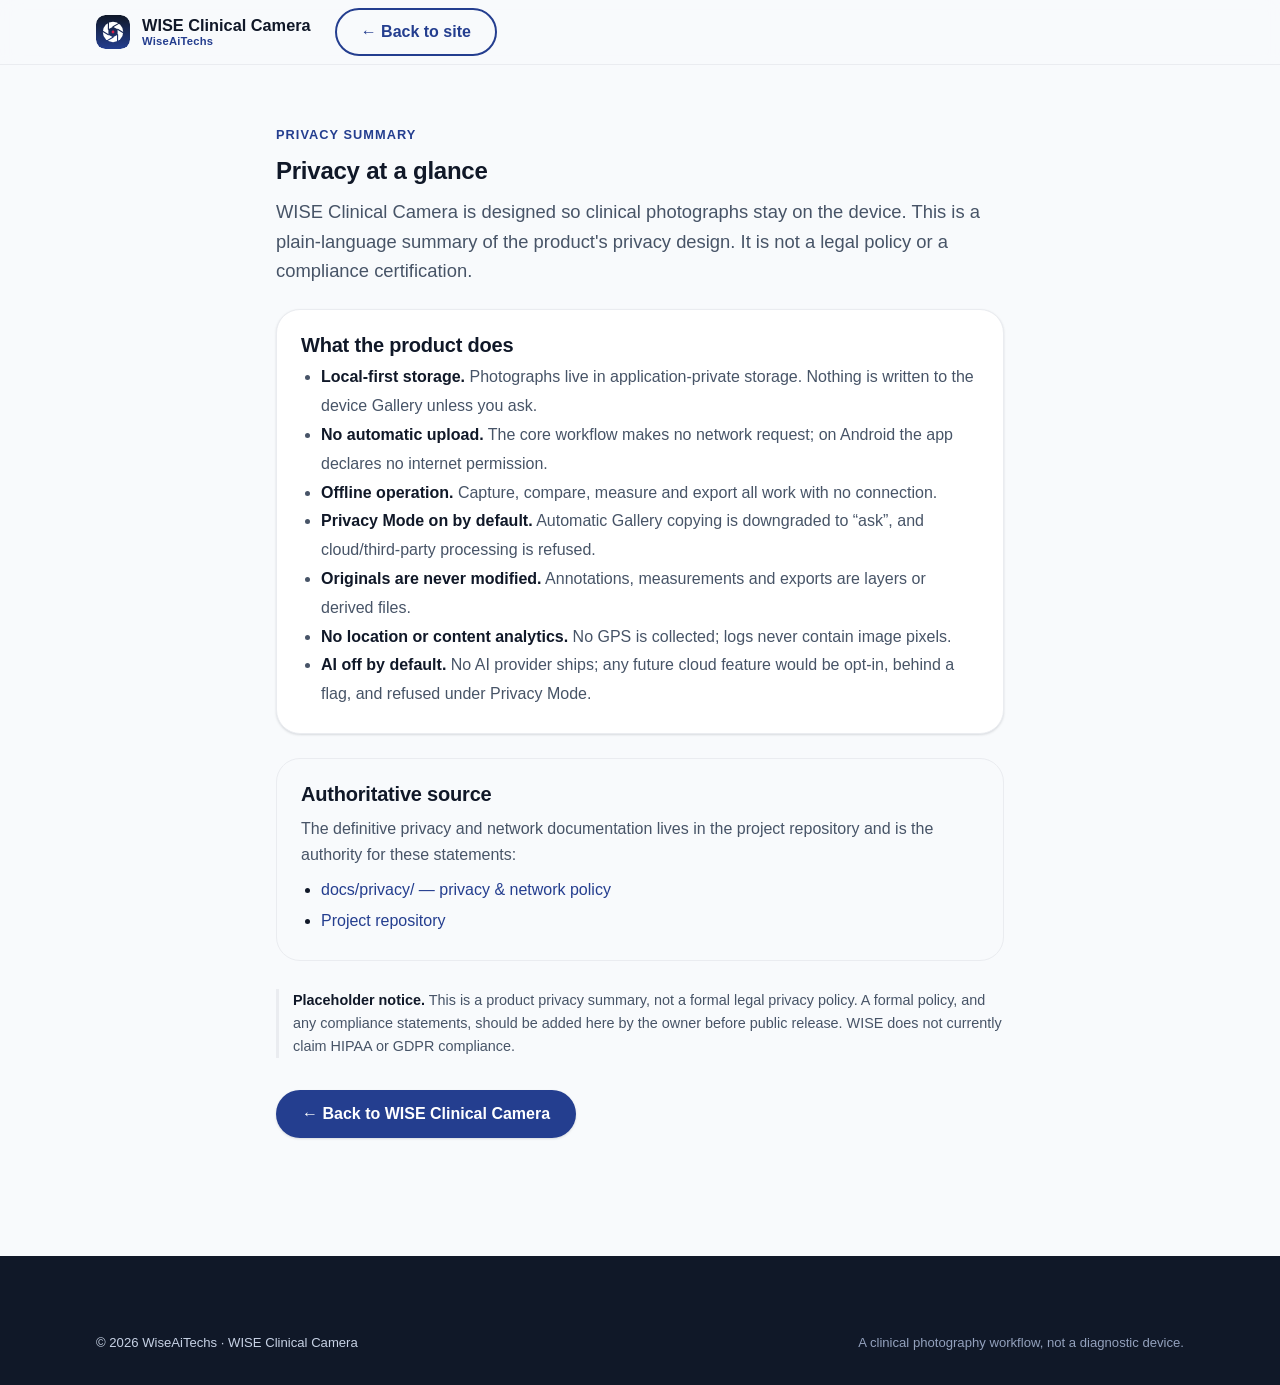
<file: website/privacy.html>
<!DOCTYPE html>
<html lang="en">
<head>
  <meta charset="UTF-8">
  <meta name="viewport" content="width=device-width, initial-scale=1">
  <title>Privacy — WISE Clinical Camera</title>
  <meta name="description" content="How WISE Clinical Camera handles clinical photographs: local-first, offline-first, no automatic upload. A plain-language summary of the product's privacy design.">
  <link rel="canonical" href="https://camera.wishomeopathy.com/privacy.html">
  <meta name="theme-color" content="#243E8F">
  <meta name="color-scheme" content="light">
  <meta name="robots" content="index, follow">
  <link rel="icon" href="assets/brand/favicon.svg" type="image/svg+xml">
  <link rel="icon" href="assets/brand/favicon-32.png" sizes="32x32" type="image/png">
  <link rel="apple-touch-icon" href="assets/brand/apple-touch-icon.png">
  <link rel="manifest" href="site.webmanifest">
  <link rel="stylesheet" href="css/styles.css">
</head>
<body>
  <a class="skip-link" href="#main">Skip to content</a>
  <header class="site-header">
    <div class="container nav">
      <a class="brand-lockup" href="index.html" aria-label="WISE Clinical Camera home">
        <img src="assets/brand/favicon.svg" alt="" width="34" height="34">
        <span class="name">WISE Clinical Camera<span class="sub">WiseAiTechs</span></span>
      </a>
      <div class="nav-cta"><a class="btn btn-secondary" href="index.html">← Back to site</a></div>
    </div>
  </header>

  <main id="main">
    <section style="padding-top:56px">
      <div class="container" style="max-width:760px">
        <span class="section-tag">Privacy summary</span>
        <h1 style="font-size:clamp(1.8rem,1.2rem+2vw,2.6rem)">Privacy at a glance</h1>
        <p class="lead">WISE Clinical Camera is designed so clinical photographs stay on
          the device. This is a plain-language summary of the product's privacy design.
          It is not a legal policy or a compliance certification.</p>

        <div class="card" style="margin:24px 0">
          <h3>What the product does</h3>
          <ul style="color:var(--text-muted);line-height:1.8;margin:0;padding-left:20px">
            <li><strong style="color:var(--text)">Local-first storage.</strong> Photographs live in application-private storage. Nothing is written to the device Gallery unless you ask.</li>
            <li><strong style="color:var(--text)">No automatic upload.</strong> The core workflow makes no network request; on Android the app declares no internet permission.</li>
            <li><strong style="color:var(--text)">Offline operation.</strong> Capture, compare, measure and export all work with no connection.</li>
            <li><strong style="color:var(--text)">Privacy Mode on by default.</strong> Automatic Gallery copying is downgraded to “ask”, and cloud/third-party processing is refused.</li>
            <li><strong style="color:var(--text)">Originals are never modified.</strong> Annotations, measurements and exports are layers or derived files.</li>
            <li><strong style="color:var(--text)">No location or content analytics.</strong> No GPS is collected; logs never contain image pixels.</li>
            <li><strong style="color:var(--text)">AI off by default.</strong> No AI provider ships; any future cloud feature would be opt-in, behind a flag, and refused under Privacy Mode.</li>
          </ul>
        </div>

        <div class="callout">
          <h3>Authoritative source</h3>
          <p style="color:var(--text-muted);margin-bottom:8px">The definitive privacy and
            network documentation lives in the project repository and is the authority for
            these statements:</p>
          <ul style="line-height:1.9;margin:0;padding-left:20px">
            <li><a id="link-privacy-docs" href="https://github.com/ihkarise/WISE-CLINICAL-CAMERA/tree/main/docs/privacy">docs/privacy/ — privacy &amp; network policy</a></li>
            <li><a id="link-repo" href="https://github.com/ihkarise/WISE-CLINICAL-CAMERA">Project repository</a></li>
          </ul>
        </div>

        <p class="note" style="color:var(--text-muted);border-left-color:var(--border);margin-top:28px">
          <strong style="color:var(--text)">Placeholder notice.</strong> This is a product
          privacy summary, not a formal legal privacy policy. A formal policy, and any
          compliance statements, should be added here by the owner before public release.
          WISE does not currently claim HIPAA or GDPR compliance.</p>

        <p style="margin-top:32px"><a class="btn btn-primary" href="index.html">← Back to WISE Clinical Camera</a></p>
      </div>
    </section>
  </main>

  <footer class="site-footer">
    <div class="container">
      <div class="footer-bottom" style="margin-top:0;border-top:none">
        <span>© <span id="year">2026</span> WiseAiTechs · WISE Clinical Camera</span>
        <span class="disclaimer">A clinical photography workflow, not a diagnostic device.</span>
      </div>
    </div>
  </footer>
  <script>
    document.getElementById('year').textContent = new Date().getFullYear();
    fetch('config/site.json').then(function(r){return r.ok?r.json():null;}).then(function(s){
      if(!s||!s.urls)return;
      var m={'link-privacy-docs':s.urls.privacySource,'link-repo':s.urls.repo};
      Object.keys(m).forEach(function(id){var e=document.getElementById(id);if(e&&m[id])e.href=m[id];});
    }).catch(function(){});
  </script>
</body>
</html>
</file>
<file: website/css/styles.css>
/*
 * WISE Clinical Camera — website styles
 * Design tokens quoted from lib/app/theme/wise_tokens.dart (WiseAiTechs
 * UX/UI specification). One design system, shared with the app.
 *
 * No web font is loaded: the app's own fallback chain (Inter / system UI) is
 * used verbatim, which keeps the page fast, offline-friendly and free of any
 * third-party request — consistent with the product's privacy stance.
 */

:root {
  /* Brand (UX/UI 2.1) */
  --wise-blue: #243E8F;
  --wise-blue-600: #1d3373;
  --wise-red: #D61F4B;

  /* Supporting (UX/UI 2.2) */
  --deep-navy: #101828;
  --slate: #475467;
  --light-gray: #EAECF0;
  --soft-bg: #F8FAFC;
  --ai-glow: #3B82F6;
  --system-cyan: #06B6D4;
  --success: #16A34A;
  --warning: #DC2626;
  --white: #FFFFFF;

  /* Roles */
  --bg: var(--soft-bg);
  --surface: var(--white);
  --text: var(--deep-navy);
  --text-muted: var(--slate);
  --border: var(--light-gray);
  --hero-from: var(--deep-navy);
  --hero-to: var(--wise-blue);
  --on-dark: #F8FAFC;
  --on-dark-muted: #C7D2E5;

  /* Type (UX/UI 3) */
  --font: 'Inter', -apple-system, BlinkMacSystemFont, 'Segoe UI', Roboto, sans-serif;

  /* Geometry (UX/UI 57, 65) */
  --card-radius: 24px;
  --control-radius: 12px;
  --pill: 999px;

  /* Spacing (UX/UI 4) */
  --gutter: 16px;
  --maxw: 1120px;

  /* Motion (UX/UI 56) */
  --motion: 220ms cubic-bezier(0.2, 0.7, 0.2, 1);

  --shadow-sm: 0 1px 2px rgba(16, 24, 40, 0.06), 0 1px 3px rgba(16, 24, 40, 0.08);
  --shadow-md: 0 8px 24px rgba(16, 24, 40, 0.10);
  --shadow-lg: 0 24px 60px rgba(16, 24, 40, 0.22);
}

*, *::before, *::after { box-sizing: border-box; }

html { scroll-behavior: smooth; }

body {
  margin: 0;
  font-family: var(--font);
  color: var(--text);
  background: var(--bg);
  font-size: 16px;
  line-height: 1.6;
  -webkit-font-smoothing: antialiased;
  text-rendering: optimizeLegibility;
}

img, svg { max-width: 100%; display: block; }

a { color: var(--wise-blue); text-decoration: none; }
a:hover { text-decoration: underline; }

h1, h2, h3, h4 { line-height: 1.15; margin: 0 0 0.5em; letter-spacing: -0.01em; }
h2 { font-size: clamp(1.6rem, 1.1rem + 2.2vw, 2.4rem); font-weight: 700; }
h3 { font-size: 1.25rem; font-weight: 700; }
p { margin: 0 0 1rem; }

.container { width: 100%; max-width: var(--maxw); margin: 0 auto; padding: 0 var(--gutter); }

/* Accessibility: visible focus + skip link */
:focus-visible { outline: 3px solid var(--ai-glow); outline-offset: 2px; border-radius: 4px; }
.skip-link {
  position: absolute; left: 8px; top: -48px; z-index: 100;
  background: var(--wise-blue); color: #fff; padding: 10px 16px;
  border-radius: var(--control-radius); transition: top var(--motion);
}
.skip-link:focus { top: 8px; text-decoration: none; }
.sr-only {
  position: absolute; width: 1px; height: 1px; padding: 0; margin: -1px;
  overflow: hidden; clip: rect(0,0,0,0); white-space: nowrap; border: 0;
}

/* ---------- Buttons ---------- */
.btn {
  display: inline-flex; align-items: center; justify-content: center; gap: 8px;
  min-height: 48px; padding: 0 24px; border-radius: var(--pill);
  font-weight: 600; font-size: 1rem; cursor: pointer; border: 2px solid transparent;
  transition: transform var(--motion), background var(--motion), box-shadow var(--motion), border-color var(--motion);
  text-decoration: none; white-space: nowrap;
}
.btn:hover { text-decoration: none; }
.btn-primary { background: var(--wise-blue); color: #fff; box-shadow: var(--shadow-sm); }
.btn-primary:hover { background: var(--wise-blue-600); transform: translateY(-1px); box-shadow: var(--shadow-md); }
.btn-secondary { background: transparent; color: var(--wise-blue); border-color: var(--wise-blue); }
.btn-secondary:hover { background: rgba(36,62,143,0.06); }
.btn-on-dark { background: #fff; color: var(--deep-navy); }
.btn-on-dark:hover { transform: translateY(-1px); box-shadow: var(--shadow-md); }
.btn-ghost-dark { background: transparent; color: #fff; border-color: rgba(255,255,255,0.4); }
.btn-ghost-dark:hover { border-color: #fff; background: rgba(255,255,255,0.08); }
.btn[aria-disabled="true"], .btn:disabled {
  opacity: 0.55; cursor: not-allowed; pointer-events: none;
}
.btn .icon { width: 20px; height: 20px; flex: none; }
.btn small { font-weight: 500; opacity: 0.8; }

/* ---------- Header ---------- */
.site-header {
  position: sticky; top: 0; z-index: 50;
  background: rgba(248,250,252,0.85);
  backdrop-filter: saturate(140%) blur(10px);
  border-bottom: 1px solid var(--border);
}
.nav { display: flex; align-items: center; gap: 16px; height: 64px; }
.brand-lockup { display: flex; align-items: center; gap: 12px; font-weight: 700; color: var(--deep-navy); }
.brand-lockup:hover { text-decoration: none; }
.brand-lockup img { width: 34px; height: 34px; border-radius: 9px; }
.brand-lockup .name { font-size: 1.02rem; line-height: 1.1; }
.brand-lockup .sub { display: block; font-size: 0.7rem; font-weight: 600; color: var(--wise-blue); letter-spacing: 0.02em; }
.nav-links { display: none; margin-left: auto; gap: 4px; }
.nav-links a {
  color: var(--slate); font-weight: 500; padding: 8px 12px; border-radius: var(--control-radius);
  transition: color var(--motion), background var(--motion);
}
.nav-links a:hover { color: var(--deep-navy); background: rgba(16,24,40,0.05); text-decoration: none; }
.nav-cta { margin-left: auto; display: flex; align-items: center; gap: 8px; }
.nav-toggle {
  margin-left: auto; display: inline-flex; align-items: center; justify-content: center;
  width: 44px; height: 44px; border: 1px solid var(--border); background: #fff;
  border-radius: var(--control-radius); cursor: pointer;
}
.nav-toggle .icon { width: 24px; height: 24px; }
.mobile-menu { display: none; border-top: 1px solid var(--border); background: var(--soft-bg); }
.mobile-menu.open { display: block; }
.mobile-menu a {
  display: block; padding: 14px var(--gutter); color: var(--deep-navy); font-weight: 500;
  border-bottom: 1px solid var(--border);
}
.mobile-menu a:hover { background: rgba(16,24,40,0.04); text-decoration: none; }

@media (min-width: 900px) {
  .nav-links { display: flex; }
  .nav-cta { margin-left: 8px; }
  .nav-toggle { display: none; }
}

/* ---------- Sections ---------- */
section { padding: clamp(56px, 8vw, 104px) 0; }
.section-tag {
  display: inline-block; font-size: 0.8rem; font-weight: 700; letter-spacing: 0.08em;
  text-transform: uppercase; color: var(--wise-blue); margin-bottom: 12px;
}
.section-head { max-width: 720px; margin-bottom: 48px; }
.section-head p { color: var(--text-muted); font-size: 1.1rem; }
.section-alt { background: var(--white); }
.lead { font-size: 1.15rem; color: var(--text-muted); }

/* ---------- Hero ---------- */
.hero {
  position: relative; overflow: hidden; color: var(--on-dark);
  background:
    radial-gradient(1200px 500px at 80% -10%, rgba(59,130,246,0.25), transparent 60%),
    linear-gradient(160deg, var(--hero-from) 0%, var(--hero-to) 100%);
}
.hero::before {
  content: ""; position: absolute; inset: 0; pointer-events: none;
  background-image:
    linear-gradient(rgba(255,255,255,0.05) 1px, transparent 1px),
    linear-gradient(90deg, rgba(255,255,255,0.05) 1px, transparent 1px);
  background-size: 44px 44px; mask-image: radial-gradient(circle at 50% 30%, #000, transparent 75%);
  opacity: 0.5;
}
.hero .container { position: relative; display: grid; gap: 40px; align-items: center; }
.hero-copy h1 {
  font-size: clamp(2.1rem, 1.2rem + 4.2vw, 3.6rem); font-weight: 700; margin-bottom: 8px;
}
.hero-promise { color: var(--wise-red); font-weight: 700; }
.hero-copy .hero-sub { font-size: 1.15rem; color: var(--on-dark-muted); max-width: 46ch; }
.hero-badges { display: flex; flex-wrap: wrap; gap: 8px; margin: 20px 0 8px; }
.badge {
  display: inline-flex; align-items: center; gap: 6px; font-size: 0.82rem; font-weight: 600;
  padding: 6px 12px; border-radius: var(--pill);
  background: rgba(255,255,255,0.10); color: var(--on-dark); border: 1px solid rgba(255,255,255,0.16);
}
.badge .dot { width: 7px; height: 7px; border-radius: 50%; background: var(--system-cyan); }
.hero-actions { display: flex; flex-wrap: wrap; gap: 12px; margin-top: 24px; }
.hero-meta { margin-top: 18px; font-size: 0.85rem; color: var(--on-dark-muted); }
.hero-meta strong { color: var(--on-dark); }

/* Hero device */
.hero-visual { display: flex; justify-content: center; }
.device {
  position: relative; width: min(280px, 74vw); aspect-ratio: 9 / 19.5;
  border-radius: 40px; padding: 10px; background: #0b1220;
  box-shadow: var(--shadow-lg), 0 0 0 2px rgba(255,255,255,0.06) inset;
  border: 1px solid rgba(255,255,255,0.10);
}
.device::after {
  content: ""; position: absolute; top: 14px; left: 50%; transform: translateX(-50%);
  width: 46%; height: 22px; background: #0b1220; border-radius: 0 0 14px 14px; z-index: 2;
}
.device img { width: 100%; height: 100%; object-fit: cover; border-radius: 30px; }

@media (min-width: 900px) {
  .hero .container { grid-template-columns: 1.05fr 0.95fr; }
}

/* ---------- Workflow strip ---------- */
.flow-strip { display: flex; flex-wrap: wrap; gap: 8px; align-items: center; }
.flow-strip .step {
  display: inline-flex; align-items: center; gap: 8px; font-weight: 600; color: var(--deep-navy);
  background: #fff; border: 1px solid var(--border); border-radius: var(--pill); padding: 8px 16px;
}
.flow-strip .step .n {
  width: 22px; height: 22px; border-radius: 50%; background: var(--wise-blue); color: #fff;
  display: inline-flex; align-items: center; justify-content: center; font-size: 0.78rem;
}
.flow-strip .arrow { color: var(--slate); opacity: 0.6; }

/* ---------- Cards / grids ---------- */
.grid { display: grid; gap: 20px; }
.grid-2 { grid-template-columns: 1fr; }
.grid-3 { grid-template-columns: 1fr; }
@media (min-width: 680px) { .grid-3 { grid-template-columns: repeat(2, 1fr); } .grid-2 { grid-template-columns: repeat(2, 1fr); } }
@media (min-width: 980px) { .grid-3 { grid-template-columns: repeat(3, 1fr); } }

.card {
  background: var(--surface); border: 1px solid var(--border); border-radius: var(--card-radius);
  padding: 24px; box-shadow: var(--shadow-sm); transition: transform var(--motion), box-shadow var(--motion), border-color var(--motion);
}
.card:hover { transform: translateY(-3px); box-shadow: var(--shadow-md); border-color: #d7dce5; }
.card .card-icon {
  width: 44px; height: 44px; border-radius: 12px; display: inline-flex; align-items: center; justify-content: center;
  background: rgba(36,62,143,0.08); color: var(--wise-blue); margin-bottom: 14px;
}
.card .card-icon .icon { width: 24px; height: 24px; }
.card h3 { margin-bottom: 6px; }
.card p { color: var(--text-muted); margin: 0; font-size: 0.97rem; }
.card.on-alt { background: var(--soft-bg); }

.pill-tag {
  display: inline-block; font-size: 0.72rem; font-weight: 700; letter-spacing: 0.04em; text-transform: uppercase;
  color: var(--slate); background: var(--light-gray); border-radius: var(--pill); padding: 3px 10px; margin-left: 8px;
  vertical-align: middle;
}
.pill-tag.planned { color: #7a5b00; background: #fdf3d3; }

/* ---------- How it works (steps) ---------- */
.steps { display: grid; gap: 20px; }
@media (min-width: 760px) { .steps { grid-template-columns: repeat(3, 1fr); } }
.step-card {
  background: #fff; border: 1px solid var(--border); border-radius: var(--card-radius);
  padding: 24px; position: relative; box-shadow: var(--shadow-sm);
}
.step-card .num {
  width: 40px; height: 40px; border-radius: 12px; background: var(--deep-navy); color: #fff;
  display: inline-flex; align-items: center; justify-content: center; font-weight: 700; margin-bottom: 12px;
}
.step-card h3 { margin-bottom: 4px; }
.step-card p { color: var(--text-muted); margin: 0; font-size: 0.95rem; }

/* ---------- Before/After story ---------- */
.ba-flow { display: grid; gap: 12px; }
@media (min-width: 760px) { .ba-flow { grid-template-columns: repeat(4, 1fr); } }
.ba-node {
  background: #fff; border: 1px solid var(--border); border-left: 4px solid var(--wise-blue);
  border-radius: var(--control-radius); padding: 14px 16px; font-weight: 600; color: var(--deep-navy);
  display: flex; flex-direction: column; gap: 2px;
}
.ba-node span { font-weight: 500; font-size: 0.85rem; color: var(--text-muted); }
.ba-node.accent { border-left-color: var(--wise-red); }

/* ---------- Privacy ---------- */
.privacy { background: linear-gradient(160deg, #0d1526, #182a5c); color: var(--on-dark); }
.privacy .section-tag { color: var(--system-cyan); }
.privacy h2 { color: #fff; }
.privacy .lead { color: var(--on-dark-muted); }
.check-list { list-style: none; padding: 0; margin: 0; display: grid; gap: 14px; }
@media (min-width: 760px) { .check-list { grid-template-columns: 1fr 1fr; } }
.check-list li { display: flex; gap: 12px; align-items: flex-start; }
.check-list .tick {
  flex: none; width: 26px; height: 26px; border-radius: 50%; background: rgba(22,163,74,0.18);
  color: #4ade80; display: inline-flex; align-items: center; justify-content: center; margin-top: 2px;
}
.check-list .tick .icon { width: 16px; height: 16px; }
.check-list strong { display: block; color: #fff; }
.check-list span { color: var(--on-dark-muted); font-size: 0.95rem; }
.note {
  margin-top: 28px; font-size: 0.9rem; color: var(--on-dark-muted);
  border-left: 3px solid rgba(255,255,255,0.25); padding-left: 14px;
}

/* ---------- Philosophy ---------- */
.philo-grid { display: grid; gap: 20px; }
@media (min-width: 900px) { .philo-grid { grid-template-columns: repeat(2, 1fr); } }
.callout {
  border: 1px solid var(--border); border-radius: var(--card-radius); padding: 24px; background: var(--soft-bg);
}
.callout h3 { display: flex; align-items: center; gap: 8px; }
.callout.ai { border-color: rgba(59,130,246,0.35); background: rgba(59,130,246,0.05); }
.callout .icon { width: 22px; height: 22px; color: var(--ai-glow); }

/* ---------- Showcase ---------- */
.showcase-grid { display: grid; gap: 20px; grid-template-columns: 1fr; }
@media (min-width: 760px) { .showcase-grid { grid-template-columns: repeat(3, 1fr); } }
.shot {
  background: #0b1220; border: 1px solid var(--border); border-radius: var(--card-radius);
  overflow: hidden; box-shadow: var(--shadow-sm);
}
.shot img { width: 100%; height: auto; aspect-ratio: 9 / 19.5; object-fit: cover; background: var(--deep-navy); }
.shot figcaption { padding: 12px 16px; font-size: 0.9rem; color: var(--text-muted); background: #fff; }
.shot figcaption strong { color: var(--deep-navy); display: block; }

/* ---------- Download ---------- */
.download { background: linear-gradient(160deg, var(--hero-from), var(--hero-to)); color: var(--on-dark); }
.download h2 { color: #fff; }
.download .lead { color: var(--on-dark-muted); }
.dl-grid { display: grid; gap: 20px; grid-template-columns: 1fr; margin-top: 32px; }
@media (min-width: 760px) { .dl-grid { grid-template-columns: 1fr 1fr; } }
.dl-card {
  background: rgba(255,255,255,0.06); border: 1px solid rgba(255,255,255,0.14);
  border-radius: var(--card-radius); padding: 28px; display: flex; flex-direction: column; gap: 12px;
}
.dl-card h3 { color: #fff; display: flex; align-items: center; gap: 10px; }
.dl-card .platform-icon { width: 28px; height: 28px; }
.dl-card .status { font-size: 0.85rem; color: var(--on-dark-muted); }
.dl-card .btn { margin-top: 6px; width: 100%; }
.dl-meta { display: flex; flex-wrap: wrap; gap: 8px 20px; margin-top: 8px; font-size: 0.82rem; color: var(--on-dark-muted); }
.dl-meta div strong { color: #fff; display: block; font-size: 0.95rem; }
.channel-banner {
  display: inline-flex; align-items: center; gap: 8px; margin-top: 20px;
  background: rgba(214,31,75,0.16); border: 1px solid rgba(214,31,75,0.4); color: #ffd0da;
  padding: 8px 14px; border-radius: var(--pill); font-size: 0.85rem; font-weight: 600;
}

/* ---------- Footer ---------- */
.site-footer { background: var(--deep-navy); color: var(--on-dark-muted); padding: 56px 0 32px; }
.footer-top { display: grid; gap: 32px; grid-template-columns: 1fr; }
@media (min-width: 760px) { .footer-top { grid-template-columns: 1.4fr 1fr 1fr; } }
.footer-brand .brand-lockup { color: #fff; }
.footer-brand .brand-lockup .name { color: #fff; }
.footer-brand p { margin-top: 12px; font-size: 0.92rem; max-width: 34ch; }
.footer-col h4 { color: #fff; font-size: 0.85rem; letter-spacing: 0.06em; text-transform: uppercase; margin-bottom: 12px; }
.footer-col ul { list-style: none; padding: 0; margin: 0; display: grid; gap: 8px; }
.footer-col a { color: var(--on-dark-muted); }
.footer-col a:hover { color: #fff; }
.footer-bottom {
  margin-top: 40px; padding-top: 20px; border-top: 1px solid rgba(255,255,255,0.10);
  display: flex; flex-wrap: wrap; gap: 8px 20px; justify-content: space-between; font-size: 0.82rem;
}
.footer-bottom .disclaimer { max-width: 60ch; color: #93a1bd; }

/* ---------- Reveal animation ----------
   Only hidden when JS is present (html.js is set by an inline script). Without
   JS, or under reduced motion, content is fully visible — never opacity:0. */
.js .reveal { opacity: 0; transform: translateY(16px); transition: opacity 600ms ease, transform 600ms cubic-bezier(0.2,0.7,0.2,1); }
.js .reveal.in { opacity: 1; transform: none; }

@media (prefers-reduced-motion: reduce) {
  html { scroll-behavior: auto; }
  * , *::before, *::after { animation-duration: 0.001ms !important; transition-duration: 0.001ms !important; }
  .reveal, .js .reveal { opacity: 1; transform: none; }
}
</file>
